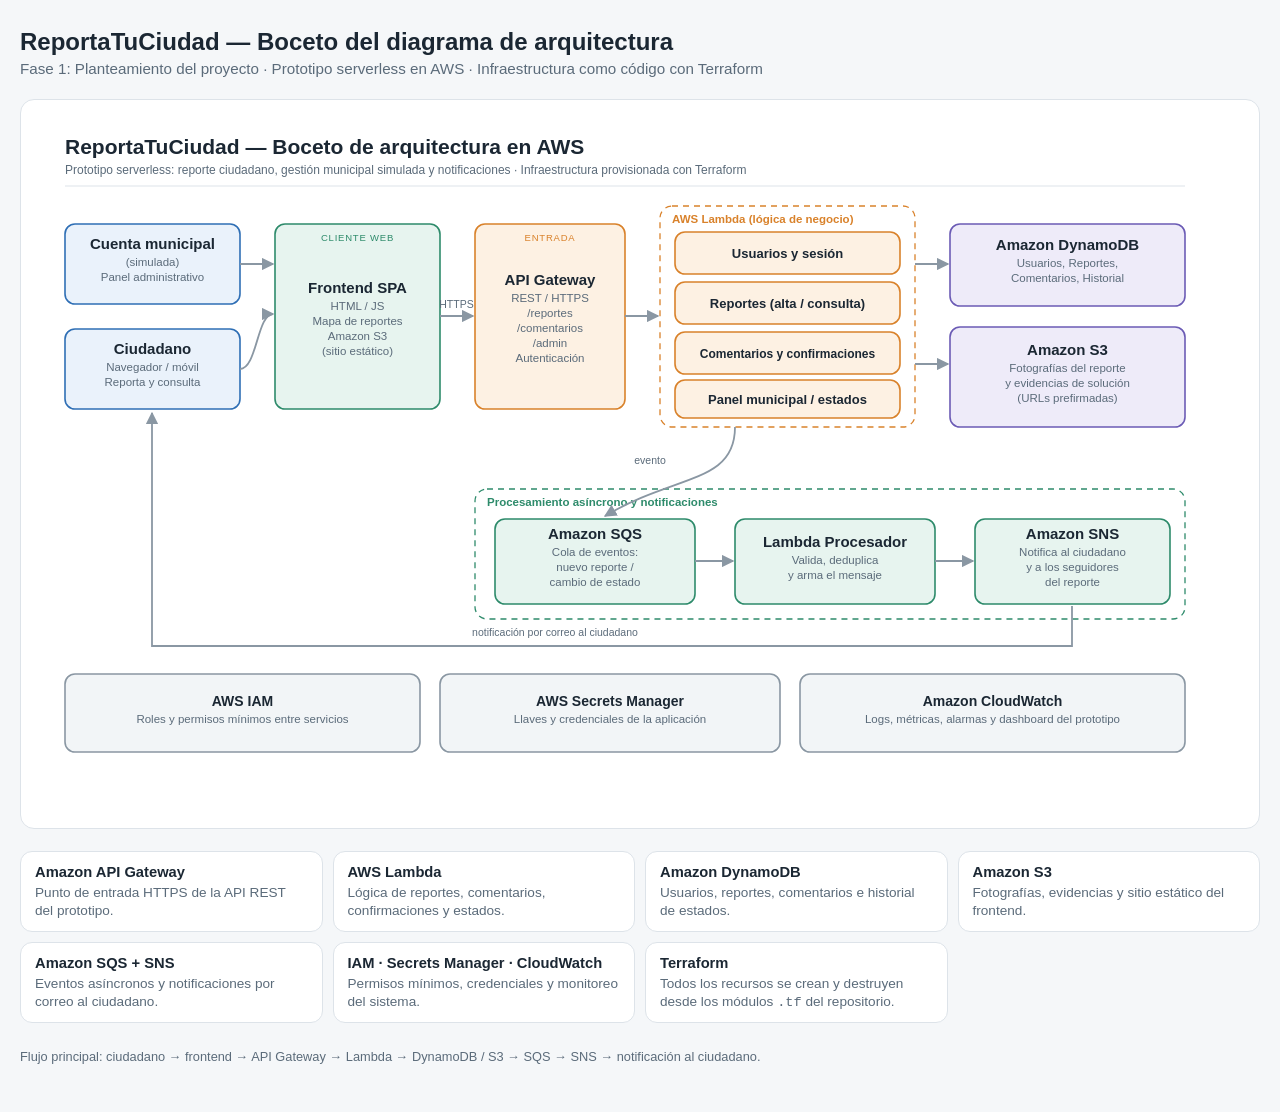
<file: docs/arquitectura.html>
<!DOCTYPE html>
<html lang="es">
<head>
<meta charset="utf-8">
<meta name="viewport" content="width=device-width, initial-scale=1">
<title>ReportaTuCiudad — Diagrama de arquitectura</title>
<style>
  :root { --bg:#f5f7f9; --card:#ffffff; --ink:#1b2733; --muted:#5b6b7a; --line:#dde3e9; }
  @media (prefers-color-scheme: dark) {
    :root:not([data-theme="light"]) { --bg:#141a20; --card:#1d252d; --ink:#e8edf2; --muted:#9fb0bf; --line:#2c3742; }
  }
  * { box-sizing: border-box; }
  body { margin:0; padding:28px 18px 48px; background:var(--bg); color:var(--ink);
         font-family: "Segoe UI", Helvetica, Arial, sans-serif; }
  .wrap { max-width: 1240px; margin: 0 auto; }
  h1 { font-size: 1.5rem; margin: 0 0 4px; }
  p.sub { margin: 0 0 22px; color: var(--muted); font-size: .95rem; }
  .card { background: var(--card); border: 1px solid var(--line); border-radius: 14px;
          padding: 14px; overflow-x: auto; }
  .card svg { display:block; min-width: 900px; max-width: 100%; height: auto; }
  .leyenda { margin-top: 22px; display: grid; gap: 10px;
             grid-template-columns: repeat(auto-fit, minmax(260px, 1fr)); }
  .item { background: var(--card); border: 1px solid var(--line); border-radius: 12px; padding: 12px 14px; }
  .item b { display:block; font-size: .92rem; margin-bottom: 3px; }
  .item span { color: var(--muted); font-size: .85rem; }
  footer { margin-top: 26px; color: var(--muted); font-size: .8rem; }
</style>
</head>
<body>
<div class="wrap">
  <h1>ReportaTuCiudad — Boceto del diagrama de arquitectura</h1>
  <p class="sub">Fase 1: Planteamiento del proyecto · Prototipo serverless en AWS · Infraestructura como código con Terraform</p>

  <div class="card">
<svg xmlns="http://www.w3.org/2000/svg" viewBox="0 0 1180 700" width="1180" height="700">
<rect width="1180" height="700" fill="#ffffff"/>
<defs><marker id="ah" viewBox="0 0 10 10" refX="9" refY="5" markerWidth="7" markerHeight="7" orient="auto-start-reverse"><path d="M 0 0 L 10 5 L 0 10 z" fill="#8a97a3"/></marker></defs>
<text x="30" y="40" font-family="Helvetica, Arial, sans-serif" font-size="21" font-weight="700" fill="#1b2733">ReportaTuCiudad — Boceto de arquitectura en AWS</text>
<text x="30" y="60" font-family="Helvetica, Arial, sans-serif" font-size="12" fill="#5b6b7a">Prototipo serverless: reporte ciudadano, gestión municipal simulada y notificaciones · Infraestructura provisionada con Terraform</text>
<path d="M 30 72 L 1150 72" stroke="#dde3e9" stroke-width="1"/>
<rect x="30" y="110" width="175" height="80" rx="10" fill="#eaf2fb" stroke="#2f6fb5" stroke-width="1.6"/>
<text x="117.5" y="135.0" text-anchor="middle" font-family="Helvetica, Arial, sans-serif" font-size="15" font-weight="700" fill="#1b2733">Cuenta municipal</text>
<text x="117.5" y="152.0" text-anchor="middle" font-family="Helvetica, Arial, sans-serif" font-size="11.5" fill="#5b6b7a">(simulada)</text>
<text x="117.5" y="167.0" text-anchor="middle" font-family="Helvetica, Arial, sans-serif" font-size="11.5" fill="#5b6b7a">Panel administrativo</text>
<rect x="30" y="215" width="175" height="80" rx="10" fill="#eaf2fb" stroke="#2f6fb5" stroke-width="1.6"/>
<text x="117.5" y="240.0" text-anchor="middle" font-family="Helvetica, Arial, sans-serif" font-size="15" font-weight="700" fill="#1b2733">Ciudadano</text>
<text x="117.5" y="257.0" text-anchor="middle" font-family="Helvetica, Arial, sans-serif" font-size="11.5" fill="#5b6b7a">Navegador / móvil</text>
<text x="117.5" y="272.0" text-anchor="middle" font-family="Helvetica, Arial, sans-serif" font-size="11.5" fill="#5b6b7a">Reporta y consulta</text>
<rect x="240" y="110" width="165" height="185" rx="10" fill="#e7f4ef" stroke="#2e8b6b" stroke-width="1.6"/>
<text x="322.5" y="127" text-anchor="middle" font-family="Helvetica, Arial, sans-serif" font-size="9.5" letter-spacing="0.8" fill="#2e8b6b">CLIENTE WEB</text>
<text x="322.5" y="178.5" text-anchor="middle" font-family="Helvetica, Arial, sans-serif" font-size="15" font-weight="700" fill="#1b2733">Frontend SPA</text>
<text x="322.5" y="195.5" text-anchor="middle" font-family="Helvetica, Arial, sans-serif" font-size="11.5" fill="#5b6b7a">HTML / JS</text>
<text x="322.5" y="210.5" text-anchor="middle" font-family="Helvetica, Arial, sans-serif" font-size="11.5" fill="#5b6b7a">Mapa de reportes</text>
<text x="322.5" y="225.5" text-anchor="middle" font-family="Helvetica, Arial, sans-serif" font-size="11.5" fill="#5b6b7a">Amazon S3</text>
<text x="322.5" y="240.5" text-anchor="middle" font-family="Helvetica, Arial, sans-serif" font-size="11.5" fill="#5b6b7a">(sitio estático)</text>
<rect x="440" y="110" width="150" height="185" rx="10" fill="#fdf1e3" stroke="#d9822b" stroke-width="1.6"/>
<text x="515.0" y="127" text-anchor="middle" font-family="Helvetica, Arial, sans-serif" font-size="9.5" letter-spacing="0.8" fill="#d9822b">ENTRADA</text>
<text x="515.0" y="171.0" text-anchor="middle" font-family="Helvetica, Arial, sans-serif" font-size="15" font-weight="700" fill="#1b2733">API Gateway</text>
<text x="515.0" y="188.0" text-anchor="middle" font-family="Helvetica, Arial, sans-serif" font-size="11.5" fill="#5b6b7a">REST / HTTPS</text>
<text x="515.0" y="203.0" text-anchor="middle" font-family="Helvetica, Arial, sans-serif" font-size="11.5" fill="#5b6b7a">/reportes</text>
<text x="515.0" y="218.0" text-anchor="middle" font-family="Helvetica, Arial, sans-serif" font-size="11.5" fill="#5b6b7a">/comentarios</text>
<text x="515.0" y="233.0" text-anchor="middle" font-family="Helvetica, Arial, sans-serif" font-size="11.5" fill="#5b6b7a">/admin</text>
<text x="515.0" y="248.0" text-anchor="middle" font-family="Helvetica, Arial, sans-serif" font-size="11.5" fill="#5b6b7a">Autenticación</text>
<rect x="625" y="92" width="255" height="221" rx="12" fill="none" stroke="#d9822b" stroke-width="1.3" stroke-dasharray="6 5"/>
<text x="637" y="109" font-family="Helvetica, Arial, sans-serif" font-size="11.5" font-weight="700" fill="#d9822b">AWS Lambda (lógica de negocio)</text>
<rect x="640" y="118" width="225" height="42" rx="10" fill="#fdf1e3" stroke="#d9822b" stroke-width="1.6"/>
<text x="752.5" y="144.0" text-anchor="middle" font-family="Helvetica, Arial, sans-serif" font-size="13" font-weight="700" fill="#1b2733">Usuarios y sesión</text>
<rect x="640" y="168" width="225" height="42" rx="10" fill="#fdf1e3" stroke="#d9822b" stroke-width="1.6"/>
<text x="752.5" y="194.0" text-anchor="middle" font-family="Helvetica, Arial, sans-serif" font-size="13" font-weight="700" fill="#1b2733">Reportes (alta / consulta)</text>
<rect x="640" y="218" width="225" height="42" rx="10" fill="#fdf1e3" stroke="#d9822b" stroke-width="1.6"/>
<text x="752.5" y="244.0" text-anchor="middle" font-family="Helvetica, Arial, sans-serif" font-size="12" font-weight="700" fill="#1b2733">Comentarios y confirmaciones</text>
<rect x="640" y="266" width="225" height="38" rx="10" fill="#fdf1e3" stroke="#d9822b" stroke-width="1.6"/>
<text x="752.5" y="290.0" text-anchor="middle" font-family="Helvetica, Arial, sans-serif" font-size="13" font-weight="700" fill="#1b2733">Panel municipal / estados</text>
<rect x="915" y="110" width="235" height="82" rx="10" fill="#eeebf9" stroke="#6b5bb5" stroke-width="1.6"/>
<text x="1032.5" y="136.0" text-anchor="middle" font-family="Helvetica, Arial, sans-serif" font-size="15" font-weight="700" fill="#1b2733">Amazon DynamoDB</text>
<text x="1032.5" y="153.0" text-anchor="middle" font-family="Helvetica, Arial, sans-serif" font-size="11.5" fill="#5b6b7a">Usuarios, Reportes,</text>
<text x="1032.5" y="168.0" text-anchor="middle" font-family="Helvetica, Arial, sans-serif" font-size="11.5" fill="#5b6b7a">Comentarios, Historial</text>
<rect x="915" y="213" width="235" height="100" rx="10" fill="#eeebf9" stroke="#6b5bb5" stroke-width="1.6"/>
<text x="1032.5" y="240.5" text-anchor="middle" font-family="Helvetica, Arial, sans-serif" font-size="15" font-weight="700" fill="#1b2733">Amazon S3</text>
<text x="1032.5" y="257.5" text-anchor="middle" font-family="Helvetica, Arial, sans-serif" font-size="11.5" fill="#5b6b7a">Fotografías del reporte</text>
<text x="1032.5" y="272.5" text-anchor="middle" font-family="Helvetica, Arial, sans-serif" font-size="11.5" fill="#5b6b7a">y evidencias de solución</text>
<text x="1032.5" y="287.5" text-anchor="middle" font-family="Helvetica, Arial, sans-serif" font-size="11.5" fill="#5b6b7a">(URLs prefirmadas)</text>
<rect x="440" y="375" width="710" height="130" rx="12" fill="none" stroke="#2e8b6b" stroke-width="1.3" stroke-dasharray="6 5"/>
<text x="452" y="392" font-family="Helvetica, Arial, sans-serif" font-size="11.5" font-weight="700" fill="#2e8b6b">Procesamiento asíncrono y notificaciones</text>
<rect x="460" y="405" width="200" height="85" rx="10" fill="#e7f4ef" stroke="#2e8b6b" stroke-width="1.6"/>
<text x="560.0" y="425.0" text-anchor="middle" font-family="Helvetica, Arial, sans-serif" font-size="15" font-weight="700" fill="#1b2733">Amazon SQS</text>
<text x="560.0" y="442.0" text-anchor="middle" font-family="Helvetica, Arial, sans-serif" font-size="11.5" fill="#5b6b7a">Cola de eventos:</text>
<text x="560.0" y="457.0" text-anchor="middle" font-family="Helvetica, Arial, sans-serif" font-size="11.5" fill="#5b6b7a">nuevo reporte /</text>
<text x="560.0" y="472.0" text-anchor="middle" font-family="Helvetica, Arial, sans-serif" font-size="11.5" fill="#5b6b7a">cambio de estado</text>
<rect x="700" y="405" width="200" height="85" rx="10" fill="#e7f4ef" stroke="#2e8b6b" stroke-width="1.6"/>
<text x="800.0" y="432.5" text-anchor="middle" font-family="Helvetica, Arial, sans-serif" font-size="15" font-weight="700" fill="#1b2733">Lambda Procesador</text>
<text x="800.0" y="449.5" text-anchor="middle" font-family="Helvetica, Arial, sans-serif" font-size="11.5" fill="#5b6b7a">Valida, deduplica</text>
<text x="800.0" y="464.5" text-anchor="middle" font-family="Helvetica, Arial, sans-serif" font-size="11.5" fill="#5b6b7a">y arma el mensaje</text>
<rect x="940" y="405" width="195" height="85" rx="10" fill="#e7f4ef" stroke="#2e8b6b" stroke-width="1.6"/>
<text x="1037.5" y="425.0" text-anchor="middle" font-family="Helvetica, Arial, sans-serif" font-size="15" font-weight="700" fill="#1b2733">Amazon SNS</text>
<text x="1037.5" y="442.0" text-anchor="middle" font-family="Helvetica, Arial, sans-serif" font-size="11.5" fill="#5b6b7a">Notifica al ciudadano</text>
<text x="1037.5" y="457.0" text-anchor="middle" font-family="Helvetica, Arial, sans-serif" font-size="11.5" fill="#5b6b7a">y a los seguidores</text>
<text x="1037.5" y="472.0" text-anchor="middle" font-family="Helvetica, Arial, sans-serif" font-size="11.5" fill="#5b6b7a">del reporte</text>
<rect x="30" y="560" width="355" height="78" rx="10" fill="#f2f5f7" stroke="#8a97a3" stroke-width="1.6"/>
<text x="207.5" y="591.5" text-anchor="middle" font-family="Helvetica, Arial, sans-serif" font-size="14" font-weight="700" fill="#1b2733">AWS IAM</text>
<text x="207.5" y="608.5" text-anchor="middle" font-family="Helvetica, Arial, sans-serif" font-size="11.5" fill="#5b6b7a">Roles y permisos mínimos entre servicios</text>
<rect x="405" y="560" width="340" height="78" rx="10" fill="#f2f5f7" stroke="#8a97a3" stroke-width="1.6"/>
<text x="575.0" y="591.5" text-anchor="middle" font-family="Helvetica, Arial, sans-serif" font-size="14" font-weight="700" fill="#1b2733">AWS Secrets Manager</text>
<text x="575.0" y="608.5" text-anchor="middle" font-family="Helvetica, Arial, sans-serif" font-size="11.5" fill="#5b6b7a">Llaves y credenciales de la aplicación</text>
<rect x="765" y="560" width="385" height="78" rx="10" fill="#f2f5f7" stroke="#8a97a3" stroke-width="1.6"/>
<text x="957.5" y="591.5" text-anchor="middle" font-family="Helvetica, Arial, sans-serif" font-size="14" font-weight="700" fill="#1b2733">Amazon CloudWatch</text>
<text x="957.5" y="608.5" text-anchor="middle" font-family="Helvetica, Arial, sans-serif" font-size="11.5" fill="#5b6b7a">Logs, métricas, alarmas y dashboard del prototipo</text>
<path d="M 205 150 L 238 150" fill="none" stroke="#8a97a3" stroke-width="1.8" marker-end="url(#ah)"/>
<path d="M 205 255 C 222 255 222 200 238 200" fill="none" stroke="#8a97a3" stroke-width="1.8" marker-end="url(#ah)"/>
<path d="M 405 202 L 438 202" fill="none" stroke="#8a97a3" stroke-width="1.8" marker-end="url(#ah)"/>
<text x="421.5" y="194" text-anchor="middle" font-family="Helvetica, Arial, sans-serif" font-size="10.5" fill="#5b6b7a">HTTPS</text>
<path d="M 590 202 L 623 202" fill="none" stroke="#8a97a3" stroke-width="1.8" marker-end="url(#ah)"/>
<path d="M 880 150 L 913 150" fill="none" stroke="#8a97a3" stroke-width="1.8" marker-end="url(#ah)"/>
<path d="M 880 250 L 913 250" fill="none" stroke="#8a97a3" stroke-width="1.8" marker-end="url(#ah)"/>
<path d="M 700 313 C 700 370 640 360 570 402" fill="none" stroke="#8a97a3" stroke-width="1.8" marker-end="url(#ah)"/>
<text x="615" y="350" text-anchor="middle" font-family="Helvetica, Arial, sans-serif" font-size="10.5" fill="#5b6b7a">evento</text>
<path d="M 660 447 L 698 447" fill="none" stroke="#8a97a3" stroke-width="1.8" marker-end="url(#ah)"/>
<path d="M 900 447 L 938 447" fill="none" stroke="#8a97a3" stroke-width="1.8" marker-end="url(#ah)"/>
<path d="M 1037 492 L 1037 532 L 117 532 L 117 299" fill="none" stroke="#8a97a3" stroke-width="1.8" marker-end="url(#ah)"/>
<text x="520" y="522" text-anchor="middle" font-family="Helvetica, Arial, sans-serif" font-size="10.5" fill="#5b6b7a">notificación por correo al ciudadano</text>
</svg>
  </div>

  <div class="leyenda">
    <div class="item"><b>Amazon API Gateway</b><span>Punto de entrada HTTPS de la API REST del prototipo.</span></div>
    <div class="item"><b>AWS Lambda</b><span>Lógica de reportes, comentarios, confirmaciones y estados.</span></div>
    <div class="item"><b>Amazon DynamoDB</b><span>Usuarios, reportes, comentarios e historial de estados.</span></div>
    <div class="item"><b>Amazon S3</b><span>Fotografías, evidencias y sitio estático del frontend.</span></div>
    <div class="item"><b>Amazon SQS + SNS</b><span>Eventos asíncronos y notificaciones por correo al ciudadano.</span></div>
    <div class="item"><b>IAM · Secrets Manager · CloudWatch</b><span>Permisos mínimos, credenciales y monitoreo del sistema.</span></div>
    <div class="item"><b>Terraform</b><span>Todos los recursos se crean y destruyen desde los módulos <code>.tf</code> del repositorio.</span></div>
  </div>

  <footer>Flujo principal: ciudadano → frontend → API Gateway → Lambda → DynamoDB / S3 → SQS → SNS → notificación al ciudadano.</footer>
</div>
</body>
</html>
</file>
